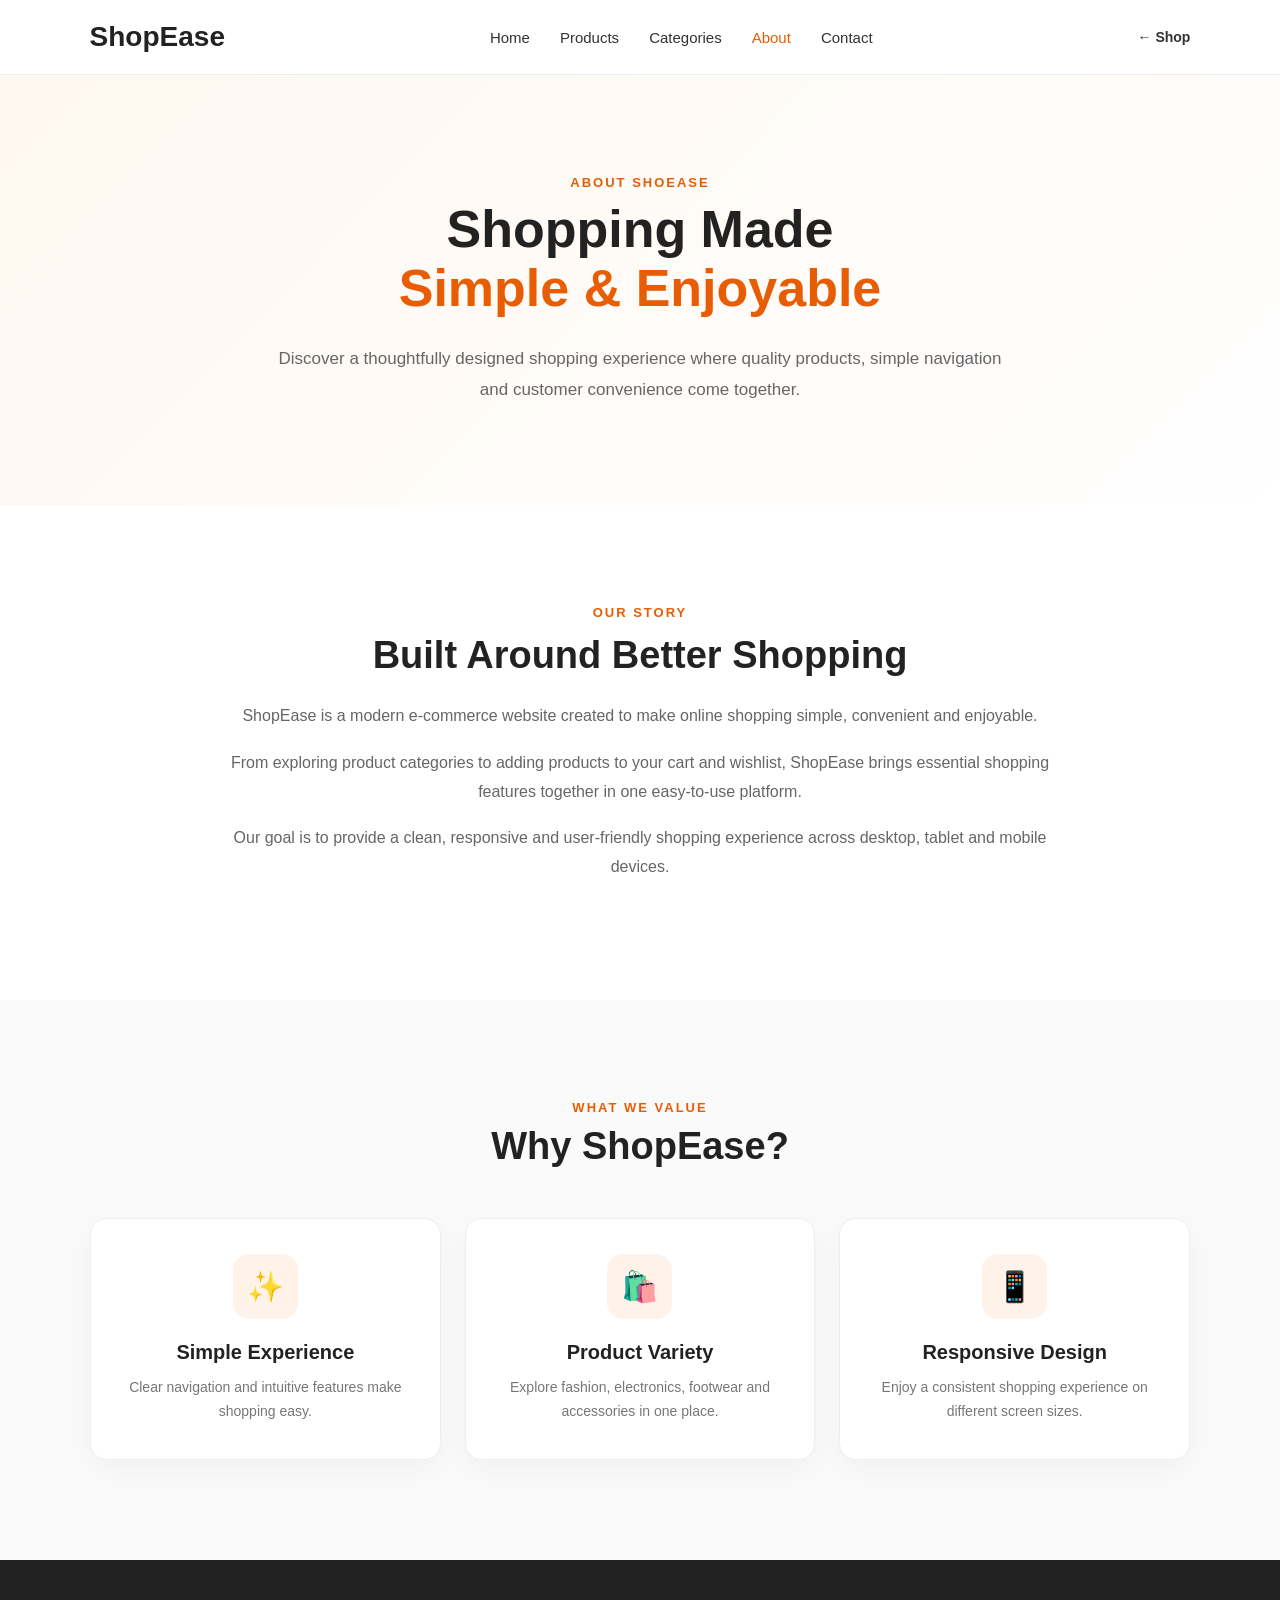
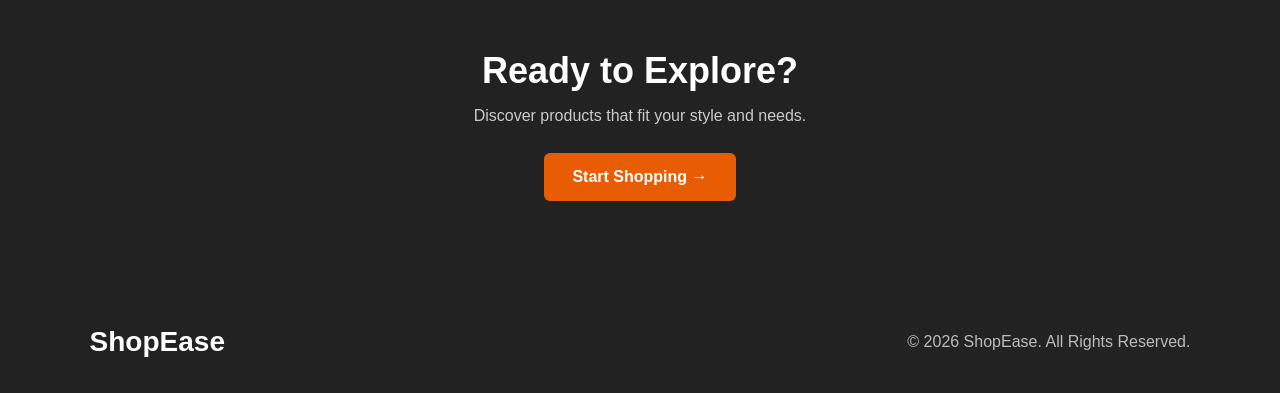
<file: about.html>
<!DOCTYPE html>
<html lang="en">

<head>
    <meta charset="UTF-8">

    <meta
        name="viewport"
        content="width=device-width, initial-scale=1.0"
    >

    <title>About Us | ShopEase</title>

    <link rel="stylesheet" href="style.css">
</head>

<body>

    <!-- Header -->
    <header class="header">

        <a
            href="index.html"
            class="logo"
            style="text-decoration: none; color: inherit;"
        >
            ShopEase
        </a>

        <nav class="navbar">

            <a href="index.html">
                Home
            </a>

            <a href="index.html#products">
                Products
            </a>

            <a href="index.html#categories">
                Categories
            </a>

            <a href="about.html" class="active">
                About
            </a>

            <a href="contact.html">
                Contact
            </a>

        </nav>

        <div class="header-actions">

            <a
                href="index.html"
                class="about-back-link"
            >
                ← Shop
            </a>

        </div>

    </header>


    <!-- About Hero -->
    <section class="about-page-hero">

        <div class="about-page-hero-content">

            <p class="section-label">
                ABOUT SHOEASE
            </p>

            <h1>
                Shopping Made
                <span>Simple & Enjoyable</span>
            </h1>

            <p>
                Discover a thoughtfully designed shopping experience
                where quality products, simple navigation and
                customer convenience come together.
            </p>

        </div>

    </section>


    <!-- Our Story -->
    <section class="about-story-section">

        <div class="about-story-content">

            <div class="about-story-label">
                OUR STORY
            </div>

            <h2>
                Built Around Better Shopping
            </h2>

            <p>
                ShopEase is a modern e-commerce website created
                to make online shopping simple, convenient and
                enjoyable.
            </p>

            <p>
                From exploring product categories to adding
                products to your cart and wishlist, ShopEase
                brings essential shopping features together
                in one easy-to-use platform.
            </p>

            <p>
                Our goal is to provide a clean, responsive and
                user-friendly shopping experience across
                desktop, tablet and mobile devices.
            </p>

        </div>

    </section>


    <!-- Our Values -->
    <section class="about-values-section">

        <div class="section-heading">

            <p>
                WHAT WE VALUE
            </p>

            <h2>
                Why ShopEase?
            </h2>

        </div>


        <div class="about-values-grid">

            <div class="about-value-card">

                <div class="about-value-icon">
                    ✨
                </div>

                <h3>
                    Simple Experience
                </h3>

                <p>
                    Clear navigation and intuitive features
                    make shopping easy.
                </p>

            </div>


            <div class="about-value-card">

                <div class="about-value-icon">
                    🛍️
                </div>

                <h3>
                    Product Variety
                </h3>

                <p>
                    Explore fashion, electronics, footwear
                    and accessories in one place.
                </p>

            </div>


            <div class="about-value-card">

                <div class="about-value-icon">
                    📱
                </div>

                <h3>
                    Responsive Design
                </h3>

                <p>
                    Enjoy a consistent shopping experience
                    on different screen sizes.
                </p>

            </div>

        </div>

    </section>


    <!-- Call to Action -->
    <section class="about-cta-section">

        <h2>
            Ready to Explore?
        </h2>

        <p>
            Discover products that fit your style and needs.
        </p>

        <a
            href="index.html#products"
            class="primary-button"
        >
            Start Shopping →
        </a>

    </section>


    <!-- Footer -->
    <footer class="footer">

        <div class="logo">
            ShopEase
        </div>

        <p>
            © 2026 ShopEase. All Rights Reserved.
        </p>

    </footer>

</body>

</html>
</file>
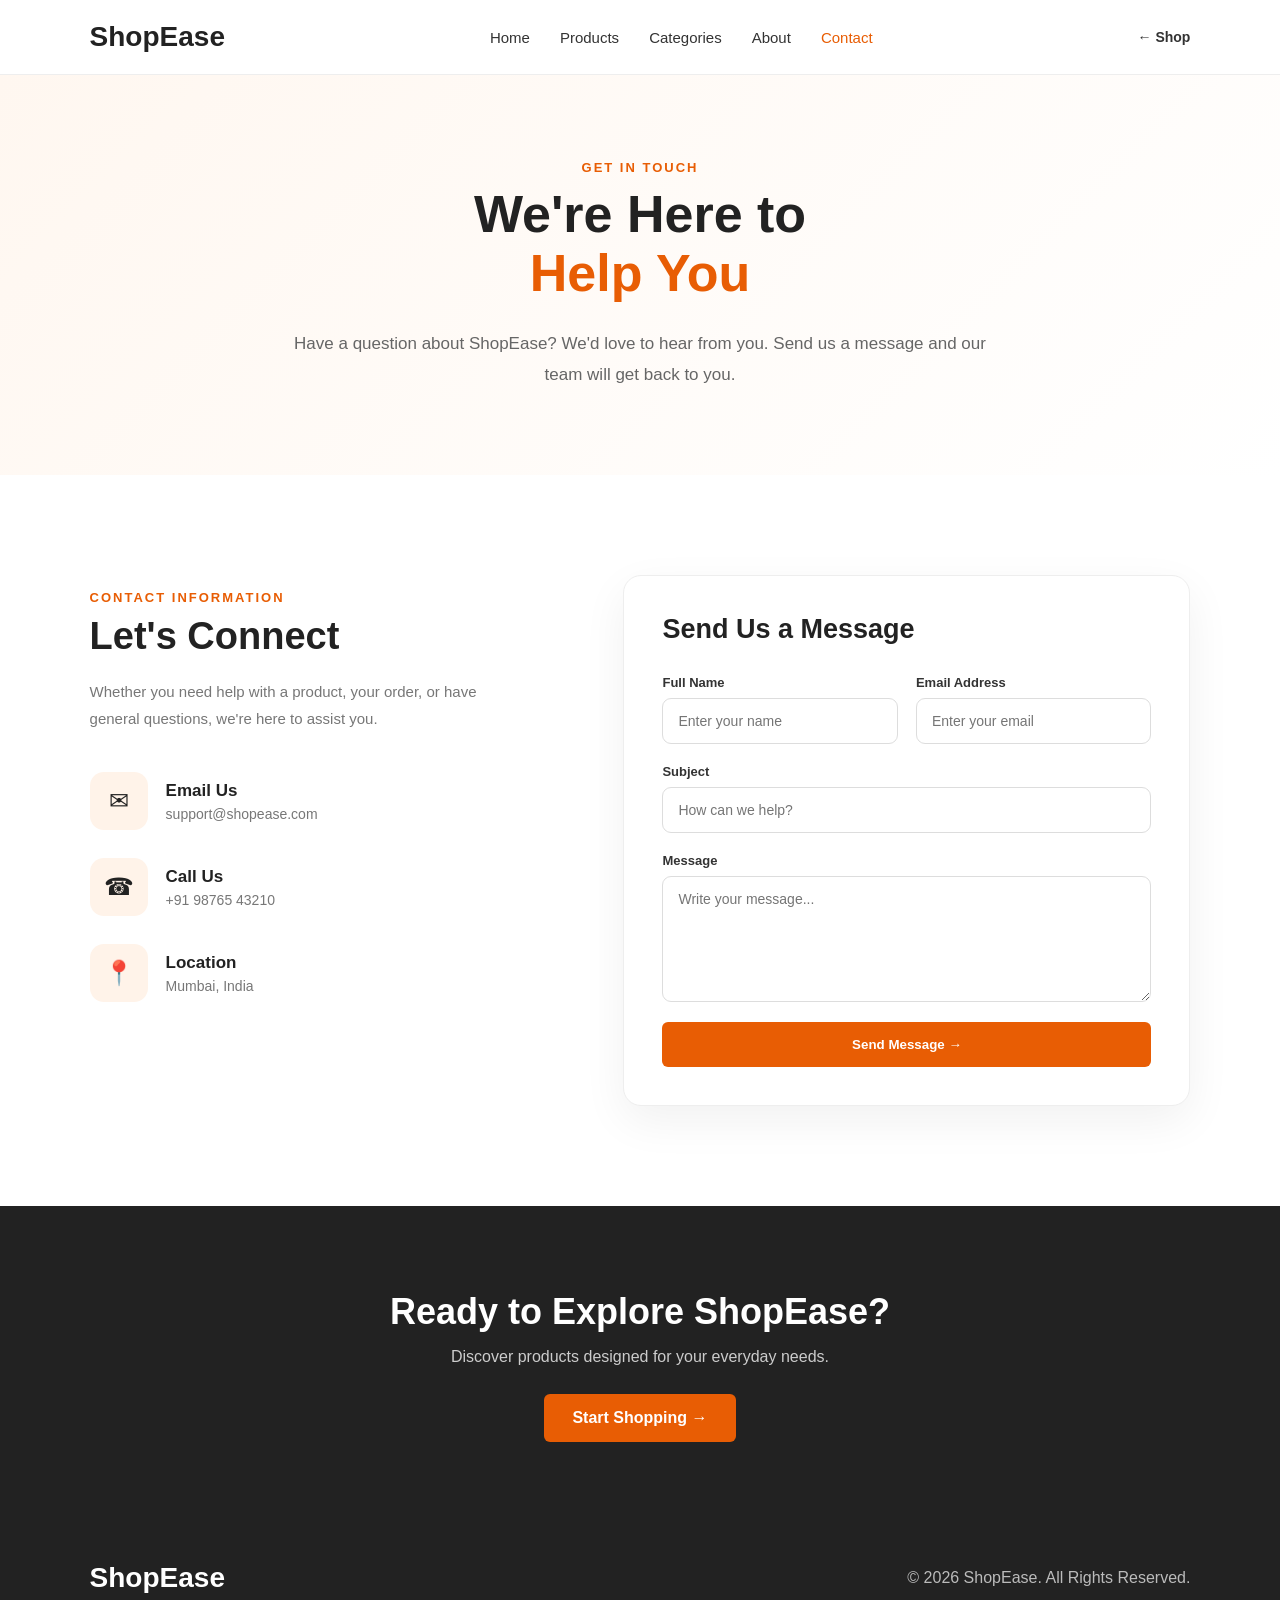
<file: contact.html>
<!DOCTYPE html>
<html lang="en">

<head>
    <meta charset="UTF-8">

    <meta
        name="viewport"
        content="width=device-width, initial-scale=1.0"
    >

    <title>Contact Us | ShopEase</title>

    <link rel="stylesheet" href="style.css">
</head>

<body>

    <!-- Header -->
    <header class="header">

        <a
            href="index.html"
            class="logo"
            style="text-decoration: none; color: inherit;"
        >
            ShopEase
        </a>

        <nav class="navbar">

            <a href="index.html">
                Home
            </a>

            <a href="index.html#products">
                Products
            </a>

            <a href="index.html#categories">
                Categories
            </a>

            <a href="about.html">
                About
            </a>

            <a href="contact.html" class="active">
                Contact
            </a>

        </nav>

        <div class="header-actions">

            <a
                href="index.html"
                class="contact-back-link"
            >
                ← Shop
            </a>

        </div>

    </header>


    <!-- Contact Hero -->
    <section class="contact-page-hero">

        <div class="contact-page-hero-content">

            <p class="section-label">
                GET IN TOUCH
            </p>

            <h1>
                We're Here to
                <span>Help You</span>
            </h1>

            <p>
                Have a question about ShopEase?
                We'd love to hear from you.
                Send us a message and our team will
                get back to you.
            </p>

        </div>

    </section>


    <!-- Contact Section -->
    <section class="contact-page-section">

        <div class="contact-page-grid">


            <!-- Contact Information -->
            <div class="contact-info-panel">

                <p class="section-label">
                    CONTACT INFORMATION
                </p>

                <h2>
                    Let's Connect
                </h2>

                <p class="contact-intro">
                    Whether you need help with a product,
                    your order, or have general questions,
                    we're here to assist you.
                </p>


                <div class="contact-info-item">

                    <div class="contact-info-icon">
                        ✉
                    </div>

                    <div>
                        <h3>
                            Email Us
                        </h3>

                        <p>
                            support@shopease.com
                        </p>
                    </div>

                </div>


                <div class="contact-info-item">

                    <div class="contact-info-icon">
                        ☎
                    </div>

                    <div>
                        <h3>
                            Call Us
                        </h3>

                        <p>
                            +91 98765 43210
                        </p>
                    </div>

                </div>


                <div class="contact-info-item">

                    <div class="contact-info-icon">
                        📍
                    </div>

                    <div>
                        <h3>
                            Location
                        </h3>

                        <p>
                            Mumbai, India
                        </p>
                    </div>

                </div>

            </div>


            <!-- Contact Form -->
            <div class="contact-form-panel">

                <h2>
                    Send Us a Message
                </h2>

                <form
                    id="contactForm"
                    class="contact-page-form"
                >

                    <div class="contact-form-row">

                        <div class="contact-form-group">

                            <label for="contactName">
                                Full Name
                            </label>

                            <input
                                type="text"
                                id="contactName"
                                name="name"
                                placeholder="Enter your name"
                                required
                            >

                        </div>


                        <div class="contact-form-group">

                            <label for="contactEmail">
                                Email Address
                            </label>

                            <input
                                type="email"
                                id="contactEmail"
                                name="email"
                                placeholder="Enter your email"
                                required
                            >

                        </div>

                    </div>


                    <div class="contact-form-group">

                        <label for="contactSubject">
                            Subject
                        </label>

                        <input
                            type="text"
                            id="contactSubject"
                            name="subject"
                            placeholder="How can we help?"
                            required
                        >

                    </div>


                    <div class="contact-form-group">

                        <label for="contactMessage">
                            Message
                        </label>

                        <textarea
                            id="contactMessage"
                            name="message"
                            rows="6"
                            placeholder="Write your message..."
                            required
                        ></textarea>

                    </div>


                    <button
                        type="submit"
                        class="primary-button contact-submit-button"
                    >
                        Send Message →
                    </button>

                    <p
                        id="contactFormMessage"
                        class="contact-form-message"
                    ></p>

                </form>

            </div>

        </div>

    </section>


    <!-- CTA -->
    <section class="contact-cta-section">

        <h2>
            Ready to Explore ShopEase?
        </h2>

        <p>
            Discover products designed for your everyday needs.
        </p>

        <a
            href="index.html#products"
            class="primary-button"
        >
            Start Shopping →
        </a>

    </section>


    <!-- Footer -->
    <footer class="footer">

        <div class="logo">
            ShopEase
        </div>

        <p>
            © 2026 ShopEase. All Rights Reserved.
        </p>

    </footer>


    <!-- Demo Form Handling -->
    <script>

        const contactForm =
            document.getElementById("contactForm");

        const contactFormMessage =
            document.getElementById("contactFormMessage");


        contactForm.addEventListener(
            "submit",
            function (event) {

                event.preventDefault();

                contactFormMessage.textContent =
                    "Thank you! Your message has been received in this demo.";

                contactFormMessage.classList.add("success");

                contactForm.reset();

            }
        );

    </script>

</body>

</html>
</file>
<file: style.css>
/* =========================
   GENERAL STYLES
========================= */

* {
    margin: 0;
    padding: 0;
    box-sizing: border-box;
}

html {
    scroll-behavior: smooth;
}

body {
    font-family: Arial, Helvetica, sans-serif;
    background: #ffffff;
    color: #222222;
}


/* =========================
   HEADER
========================= */

.header {
    width: 100%;
    min-height: 75px;

    display: flex;
    align-items: center;
    justify-content: space-between;

    padding: 0 7%;

    background: #ffffff;

    border-bottom: 1px solid #eeeeee;

    position: sticky;
    top: 0;
    z-index: 1000;
}

.logo {
    font-size: 28px;
    font-weight: bold;
}

.navbar {
    display: flex;
    gap: 30px;
}

.navbar a {
    text-decoration: none;
    color: #333333;

    font-size: 15px;
    font-weight: 500;

    transition: 0.3s;
}

.navbar a:hover,
.navbar a.active {
    color: #e85d04;
}

.header-actions {
    display: flex;
    align-items: center;
    gap: 10px;
}

.icon-button,
.cart-button {
    border: none;
    background: transparent;

    cursor: pointer;

    font-size: 20px;
}

.cart-button {
    position: relative;
}

#cart-count {
    position: absolute;

    top: -10px;
    right: -10px;

    width: 20px;
    height: 20px;

    display: flex;
    align-items: center;
    justify-content: center;

    background: #e85d04;
    color: white;

    border-radius: 50%;

    font-size: 11px;
}


/* =========================
   HERO
========================= */

.hero {
    min-height: 560px;

    position: relative;

    display: flex;
    align-items: center;

    overflow: hidden;

    background: #f8eee7;
}


/* Hero image */

.hero-image {
    position: absolute;

    inset: 0;

    background-image: url("hero-image.png");

    background-size: cover;

    background-position: center 25%;

    z-index: 1;
}


/* Light overlay */

.hero::after {
    content: "";

    position: absolute;

    inset: 0;

    background: linear-gradient(
        90deg,
        rgba(248, 238, 231, 0.96) 0%,
        rgba(248, 238, 231, 0.82) 32%,
        rgba(248, 238, 231, 0.25) 58%,
        rgba(248, 238, 231, 0) 75%
    );

    z-index: 2;
}


/* Hero text */

.hero-content {
    position: relative;

    z-index: 3;

    max-width: 650px;

    margin-left: 7%;

    padding: 60px 0;
}


.hero-small-text {
    color: #e85d04;

    font-size: 14px;

    font-weight: bold;

    letter-spacing: 2px;

    margin-bottom: 20px;
}


.hero h1 {
    font-size: 64px;

    line-height: 1.08;

    margin-bottom: 25px;

    color: #222222;
}


.hero h1 span {
    color: #e85d04;
}


.hero-description {
    color: #555555;

    font-size: 18px;

    line-height: 1.7;

    max-width: 550px;

    margin-bottom: 35px;
}


.hero-buttons {
    display: flex;

    gap: 15px;
}


.primary-button,
.secondary-button {
    display: inline-block;

    padding: 15px 28px;

    text-decoration: none;

    border-radius: 6px;

    font-weight: bold;

    transition: all 0.3s ease;
}


.primary-button {
    background: #e85d04;

    color: white;
}


.primary-button:hover {
    background: #c94f00;

    transform: translateY(-2px);
}


.secondary-button {
    background: rgba(255, 255, 255, 0.85);

    border: 1px solid #222222;

    color: #222222;
}


.secondary-button:hover {
    background: #222222;

    color: white;

    transform: translateY(-2px);
}


/* =========================
   SECTION HEADING
========================= */

.section-heading {
    text-align: center;

    margin-bottom: 50px;
}

.section-heading p,
.section-label {
    color: #e85d04;

    font-size: 13px;

    font-weight: bold;

    letter-spacing: 2px;

    margin-bottom: 10px;
}

.section-heading h2 {
    font-size: 38px;
}


/* =========================
   CATEGORIES
========================= */

.categories-section {
    padding: 100px 7% 110px;
    background: #ffffff;
}

.categories-section .section-heading {
    margin-bottom: 55px;
}

.categories {
    display: grid;
    grid-template-columns: repeat(4, 1fr);
    gap: 22px;
}


/* Category Card */

.category-card {
    position: relative;

    min-height: 280px;

    padding: 30px 28px;

    border: 1px solid #e8e8e8;
    border-radius: 16px;

    background: #ffffff;

    text-align: left;

    cursor: pointer;

    overflow: hidden;

    transition:
        transform 0.35s ease,
        box-shadow 0.35s ease,
        border-color 0.35s ease;

    box-shadow:
        0 8px 25px rgba(0, 0, 0, 0.04);
}


/* Decorative background */

.category-card::before {
    content: "";

    position: absolute;

    width: 150px;
    height: 150px;

    top: -55px;
    right: -55px;

    border-radius: 50%;

    background: rgba(232, 93, 4, 0.07);

    transition:
        transform 0.4s ease,
        background 0.4s ease;
}


/* Hover */

.category-card:hover {
    transform: translateY(-8px);

    border-color: rgba(232, 93, 4, 0.35);

    box-shadow:
        0 18px 45px rgba(0, 0, 0, 0.10);
}

.category-card:hover::before {
    transform: scale(1.5);

    background: rgba(232, 93, 4, 0.12);
}


/* Icon */

.category-icon {
    position: relative;
    z-index: 1;

    width: 64px;
    height: 64px;

    display: flex;

    align-items: center;
    justify-content: center;

    margin-bottom: 28px;

    border-radius: 14px;

    background: #fff5ed;

    font-size: 34px;

    box-shadow:
        0 8px 20px rgba(232, 93, 4, 0.08);

    transition:
        transform 0.35s ease,
        background 0.35s ease;
}

.category-card:hover .category-icon {
    transform: scale(1.08) rotate(-3deg);

    background: #fff0e5;
}


/* Number */

.category-number {
    display: block;

    margin-bottom: 8px;

    color: #e85d04;

    font-size: 11px;

    font-weight: 700;

    letter-spacing: 2px;
}


/* Heading */

.category-card h3 {
    position: relative;
    z-index: 1;

    margin: 0 0 9px;

    color: #222222;

    font-size: 21px;

    font-weight: 700;
}


/* Description */

.category-card p {
    position: relative;
    z-index: 1;

    margin: 0 0 22px;

    color: #777777;

    font-size: 14px;

    line-height: 1.6;
}


/* Shop link */

.category-link {
    position: relative;
    z-index: 1;

    display: inline-block;

    color: #222222;

    font-size: 13px;

    font-weight: 700;

    transition:
        color 0.3s ease,
        transform 0.3s ease;
}

.category-card:hover .category-link {
    color: #e85d04;

    transform: translateX(4px);
}


/* Remove default button styling */

.category-card:focus {
    outline: none;
}

.category-card:focus-visible {
    outline: 2px solid #e85d04;
    outline-offset: 4px;
}


/* =========================
   PRODUCTS
========================= */

.products-section {
    padding: 130px 7% 100px;

    background: #fafafa;
}


.section-description {
    color: #777777;

    font-size: 15px;

    margin-top: 12px;

    letter-spacing: 0;
}


.products-grid {
    display: grid;

    grid-template-columns:
        repeat(4, 1fr);

    gap: 24px;
}


.product-card {
    background: #ffffff;

    border-radius: 12px;

    overflow: hidden;

    border: 1px solid #eeeeee;

    transition:
        transform 0.3s ease,
        box-shadow 0.3s ease;
}


.product-card:hover {
    transform: translateY(-6px);

    box-shadow:
        0 15px 35px
        rgba(0, 0, 0, 0.10);
}


/* Product image */

.product-image {
    height: 280px;

    position: relative;

    overflow: hidden;

    background: #f4f4f4;
}


.product-image img {
    width: 100%;

    height: 100%;

    object-fit: cover;

    display: block;

    transition:
        transform 0.5s ease;
}


.product-card:hover
.product-image img {
    transform: scale(1.05);
}


/* Discount */

.discount {
    position: absolute;

    top: 15px;

    left: 15px;

    background: #e85d04;

    color: #ffffff;

    padding: 7px 11px;

    border-radius: 20px;

    font-size: 12px;

    font-weight: bold;
}


/* Wishlist */

.wishlist-button {
    position: absolute;

    top: 15px;

    right: 15px;

    width: 38px;

    height: 38px;

    border: none;

    border-radius: 50%;

    background: #ffffff;

    color: #333333;

    font-size: 22px;

    cursor: pointer;

    box-shadow:
        0 4px 12px
        rgba(0, 0, 0, 0.10);

    transition:
        background 0.3s ease,
        color 0.3s ease;
}


.wishlist-button:hover {
    background: #e85d04;

    color: #ffffff;
}


/* Product information */

.product-info {
    padding: 20px;
}


.product-category {
    color: #e85d04;

    font-size: 12px;

    font-weight: bold;

    text-transform: uppercase;

    letter-spacing: 1px;

    margin-bottom: 8px;
}


.product-info h3 {
    font-size: 17px;

    line-height: 1.4;

    min-height: 48px;

    margin-bottom: 10px;

    color: #222222;
}


/* Rating */

.rating {
    font-size: 13px;

    color: #f59e0b;

    margin-bottom: 18px;
}


.rating span {
    color: #888888;

    margin-left: 5px;
}


/* Price + button */

.product-bottom {
    display: flex;

    align-items: center;

    justify-content: space-between;

    gap: 10px;
}


.price-box {
    display: flex;

    flex-direction: column;

    gap: 3px;
}


.price {
    font-size: 20px;

    font-weight: bold;

    color: #222222;
}


.old-price {
    font-size: 12px;

    color: #999999;

    text-decoration: line-through;
}


.add-cart {
    border: none;

    background: #222222;

    color: #ffffff;

    padding: 11px 14px;

    border-radius: 6px;

    cursor: pointer;

    font-size: 13px;

    font-weight: bold;

    white-space: nowrap;

    transition:
        background 0.3s ease,
        transform 0.3s ease;
}


.add-cart:hover {
    background: #e85d04;

    transform: translateY(-2px);
}


/* =========================
   PRODUCT SEARCH & FILTER
========================= */

.product-controls {
    display: flex;

    justify-content: space-between;

    align-items: center;

    gap: 20px;

    margin-bottom: 40px;

    padding: 20px;

    background: #ffffff;

    border: 1px solid #eeeeee;

    border-radius: 12px;
}


/* Search */

.search-box {
    display: flex;

    align-items: center;

    gap: 10px;

    width: 100%;

    max-width: 500px;

    border: 1px solid #dddddd;

    border-radius: 8px;

    padding: 0 15px;

    background: #ffffff;
}


.search-box span {
    font-size: 18px;
}


.search-box input {
    width: 100%;

    border: none;

    outline: none;

    padding: 14px 5px;

    font-size: 15px;

    color: #222222;
}


.search-box input::placeholder {
    color: #999999;
}


/* Category filter */

.category-filter {
    display: flex;

    align-items: center;

    gap: 10px;
}


.category-filter label {
    font-size: 14px;

    font-weight: bold;

    color: #333333;
}


.category-filter select {
    padding: 13px 35px 13px 14px;

    border: 1px solid #dddddd;

    border-radius: 8px;

    background: #ffffff;

    color: #333333;

    font-size: 14px;

    cursor: pointer;

    outline: none;
}


.category-filter select:focus,
.search-box:focus-within {
    border-color: #e85d04;
}


/* No results */

.no-products {
    grid-column: 1 / -1;

    text-align: center;

    padding: 60px 20px;

    color: #777777;

    font-size: 17px;
}

/* =========================
   ABOUT
========================= */

.about-section {
    padding: 100px 7%;
}

.about-content {
    max-width: 750px;

    margin: auto;

    text-align: center;
}

.about-content h2 {
    font-size: 40px;

    margin-bottom: 25px;
}

.about-content p {
    color: #666666;

    line-height: 1.8;

    margin-bottom: 15px;
}


/* =========================
   CONTACT
========================= */

.contact-section {
    padding: 90px 7%;

    background: #fafafa;
}

.contact-box {
    max-width: 600px;

    margin: auto;

    padding: 35px;

    background: white;

    border-radius: 10px;

    border: 1px solid #eeeeee;

    text-align: center;
}

.contact-box p {
    margin-bottom: 15px;

    color: #555555;
}


/* =========================
   FOOTER
========================= */

.footer {
    padding: 35px 7%;

    background: #222222;
    color: white;

    display: flex;

    justify-content: space-between;

    align-items: center;
}

.footer p {
    color: #bbbbbb;
}


/* =========================
   RESPONSIVE DESIGN
========================= */

@media (max-width: 1000px) {

    .navbar {
        display: none;
    }

    .categories,
    .products-grid {
        grid-template-columns:
            repeat(2, 1fr);
    }

    .hero h1 {
        font-size: 50px;
    }
}


@media (max-width: 600px) {

    .header {
        padding: 0 5%;
    }

    .hero {
        min-height: 600px;
    }

    .hero-image {
        background-position: 68% center;
    }

    .hero::after {
        background: linear-gradient(
            90deg,
            rgba(248, 238, 231, 0.95) 0%,
            rgba(248, 238, 231, 0.75) 60%,
            rgba(248, 238, 231, 0.25) 100%
        );
    }

    .hero-content {
        margin-left: 5%;

        margin-right: 5%;

        padding: 50px 0;
    }

    .hero h1 {
        font-size: 40px;
    }

    .hero-description {
        font-size: 16px;
    }

    .hero-buttons {
        flex-direction: column;

        max-width: 250px;
    }

    .primary-button,
    .secondary-button {
        text-align: center;
    }

    .categories-section,
    .products-section,
    .about-section,
    .contact-section {
        padding: 60px 5%;
    }

    .categories,
    .products-grid {
        grid-template-columns: 1fr;
    }

    .section-heading h2 {
        font-size: 30px;
    }

    .product-image {
        height: 300px;
    }

    .product-bottom {
        align-items: flex-end;
    }

    .footer {
        flex-direction: column;

        gap: 15px;

        text-align: center;
    }

    .product-controls {
        flex-direction: column;

        align-items: stretch;

        padding: 15px;

        margin-bottom: 30px;
    }


    .search-box {
        max-width: none;
    }


    .category-filter {
        justify-content: space-between;
    }


    .category-filter select {
        flex: 1;

        margin-left: 10px;
    }
}

/* =========================
   PRODUCT DETAILS MODAL
========================= */

.product-modal {
    position: fixed;

    inset: 0;

    background: rgba(0, 0, 0, 0.65);

    display: none;

    align-items: flex-start;

    justify-content: center;

    padding: 50px 20px 40px;

    z-index: 9999;

    overflow-y: auto;
}


.product-modal.active {
    display: flex;
}


.product-modal-content {
    position: relative;

    width: 100%;

    max-width: 950px;

    display: grid;

    grid-template-columns: 1fr 1fr;

    background: #ffffff;

    border-radius: 16px;

    overflow: hidden;

    box-shadow:
        0 25px 70px
        rgba(0, 0, 0, 0.25);

    animation:
        modalAppear 0.25s ease;

    margin-bottom: 20px;
}


@keyframes modalAppear {

    from {
        opacity: 0;

        transform:
            translateY(20px)
            scale(0.98);
    }

    to {
        opacity: 1;

        transform:
            translateY(0)
            scale(1);
    }

}


/* Close */

.modal-close {
    position: absolute;

    top: 15px;

    right: 15px;

    width: 42px;

    height: 42px;

    border: none;

    border-radius: 50%;

    background: #ffffff;

    color: #222222;

    font-size: 28px;

    line-height: 1;

    cursor: pointer;

    z-index: 5;

    box-shadow:
        0 4px 15px
        rgba(0, 0, 0, 0.12);
}


.modal-close:hover {
    background: #e85d04;

    color: #ffffff;
}


/* Image */

.modal-product-image {
    min-height: 550px;

    background: #f4f4f4;

    overflow: hidden;
}


.modal-product-image img {
    width: 100%;

    height: 100%;

    min-height: 550px;

    object-fit: cover;

    display: block;
}


/* Information */

.modal-product-info {
    padding: 55px 45px;

    display: flex;

    flex-direction: column;

    justify-content: center;
}


.modal-product-info h2 {
    font-size: 34px;

    line-height: 1.2;

    color: #222222;

    margin-bottom: 15px;
}


.modal-rating {
    color: #f59e0b;

    font-size: 15px;

    margin-bottom: 20px;
}


.modal-rating span {
    color: #777777;

    margin-left: 5px;
}


.modal-price-box {
    display: flex;

    align-items: center;

    gap: 12px;

    margin-bottom: 25px;
}


.modal-price {
    font-size: 30px;

    font-weight: bold;

    color: #e85d04;
}


.modal-old-price {
    font-size: 16px;

    color: #999999;

    text-decoration: line-through;
}


.modal-description {
    color: #666666;

    font-size: 15px;

    line-height: 1.7;

    margin-bottom: 30px;
}


/* Quantity */

.quantity-section {
    display: flex;

    align-items: center;

    justify-content: space-between;

    margin-bottom: 25px;

    font-weight: bold;

    color: #333333;
}


.quantity-control {
    display: flex;

    align-items: center;

    border: 1px solid #dddddd;

    border-radius: 7px;

    overflow: hidden;
}


.quantity-control button {
    width: 40px;

    height: 40px;

    border: none;

    background: #f5f5f5;

    color: #222222;

    font-size: 20px;

    cursor: pointer;
}


.quantity-control button:hover {
    background: #e85d04;

    color: #ffffff;
}


.quantity-control span {
    width: 40px;

    text-align: center;

    font-weight: bold;
}


/* Modal Wishlist */

.modal-wishlist-button {
    width: 100%;

    display: flex;
    align-items: center;
    justify-content: center;
    gap: 8px;

    margin-bottom: 14px;
    padding: 12px 15px;

    border: 1px solid #dddddd;
    border-radius: 7px;

    background: #ffffff;
    color: #333333;

    font-size: 14px;
    font-weight: bold;

    cursor: pointer;
    transition: all 0.25s ease;
}

.modal-wishlist-button:hover {
    border-color: #e85d04;
    color: #e85d04;
    background: #fff8f3;
}

.modal-wishlist-button.active {
    border-color: #e85d04;
    background: #fff3eb;
    color: #e85d04;
}


/* Modal buttons */

.modal-buttons {
    display: grid;

    grid-template-columns: 1fr 1fr;

    gap: 12px;
}


.modal-add-cart,
.modal-buy-now {
    padding: 15px;

    border-radius: 7px;

    font-size: 14px;

    font-weight: bold;

    cursor: pointer;

    transition: all 0.3s ease;
}


.modal-add-cart {
    border: none;

    background: #222222;

    color: #ffffff;
}


.modal-add-cart:hover {
    background: #e85d04;
}


.modal-buy-now {
    border: 1px solid #222222;

    background: #ffffff;

    color: #222222;
}


.modal-buy-now:hover {
    background: #222222;

    color: #ffffff;
}


/* =========================
   RELATED PRODUCTS
========================= */

.related-products-section {
    grid-column: 1 / -1;
    padding: 30px 40px 38px;
    border-top: 1px solid #eeeeee;
    background: #fafafa;
}

.related-products-heading {
    margin-bottom: 18px;
}

.related-products-heading p {
    margin-bottom: 5px;
    color: #e85d04;
    font-size: 11px;
    font-weight: bold;
    letter-spacing: 1.5px;
}

.related-products-heading h3 {
    margin: 0;
    color: #222222;
    font-size: 21px;
}

.related-products-grid {
    display: grid;
    grid-template-columns: repeat(3, 1fr);
    gap: 14px;
}

.related-product-card {
    display: flex;
    align-items: center;
    gap: 12px;

    width: 100%;
    padding: 10px;

    border: 1px solid #e7e7e7;
    border-radius: 10px;
    background: #ffffff;

    text-align: left;
    cursor: pointer;
    transition: all 0.25s ease;
}

.related-product-card:hover {
    border-color: #e85d04;
    transform: translateY(-2px);
    box-shadow: 0 8px 20px rgba(0, 0, 0, 0.07);
}

.related-product-card img {
    width: 120px;
    height: 120px;
    flex: 0 0 120px;
    object-fit: contain;
    object-position: center;
    border-radius: 7px;
    background: #f4f4f4;
}

.related-product-info {
    min-width: 0;
    display: flex;
    flex-direction: column;
    gap: 5px;
}

.related-product-info strong {
    overflow: hidden;
    color: #222222;
    font-size: 13px;
    line-height: 1.3;
    text-overflow: ellipsis;
    white-space: nowrap;
}

.related-product-info small {
    color: #e85d04;
    font-size: 13px;
    font-weight: bold;
}


/* Clickable product name */

.clickable-product-name {
    cursor: pointer;

    transition: color 0.2s ease;
}


.clickable-product-name:hover {
    color: #e85d04;
}


/* Mobile */

@media (max-width: 700px) {

    .product-modal {
        padding: 15px;
    }


    .product-modal-content {
        grid-template-columns: 1fr;

        max-height: 95vh;

        overflow-y: auto;
    }


    .modal-product-image {
        min-height: 300px;

        height: 300px;
    }


    .modal-product-image img {
        min-height: 300px;
    }


    .modal-product-info {
        padding: 30px 25px;
    }


    .modal-product-info h2 {
        font-size: 27px;
    }


    .modal-price {
        font-size: 26px;
    }


    .modal-buttons {
        grid-template-columns: 1fr;
    }

    .related-products-section {
        padding: 25px 20px 30px;
    }

    .related-products-grid {
        grid-template-columns: 1fr;
    }

}


/* =========================
   SHOPPING CART
========================= */

.cart-overlay {
    position: fixed;

    inset: 0;

    background: rgba(0, 0, 0, 0.5);

    opacity: 0;

    visibility: hidden;

    transition:
        opacity 0.3s ease,
        visibility 0.3s ease;

    z-index: 9998;
}


.cart-overlay.active {
    opacity: 1;

    visibility: visible;
}


/* Cart Panel */

.cart-panel {
    position: fixed;

    top: 0;

    right: 0;

    width: 430px;

    max-width: 100%;

    height: 100vh;

    background: #ffffff;

    z-index: 9999;

    display: flex;

    flex-direction: column;

    transform: translateX(100%);

    transition:
        transform 0.35s ease;

    box-shadow:
        -10px 0 40px
        rgba(0, 0, 0, 0.15);
}


.cart-panel.active {
    transform: translateX(0);
}


/* Cart Header */

.cart-header {
    display: flex;

    align-items: center;

    justify-content: space-between;

    padding: 25px;

    border-bottom:
        1px solid #eeeeee;
}


.cart-header h2 {
    margin: 0 0 5px;

    font-size: 22px;

    color: #222222;
}


.cart-header p {
    margin: 0;

    font-size: 13px;

    color: #888888;
}


.cart-close {
    width: 40px;

    height: 40px;

    border: none;

    border-radius: 50%;

    background: #f5f5f5;

    color: #222222;

    font-size: 26px;

    cursor: pointer;

    transition:
        all 0.2s ease;
}


.cart-close:hover {
    background: #e85d04;

    color: #ffffff;
}


/* Cart Items */

.cart-items {
    flex: 1;

    overflow-y: auto;

    padding: 20px;
}


.cart-item {
    display: grid;

    grid-template-columns:
        75px 1fr auto;

    gap: 15px;

    align-items: center;

    padding: 15px 0;

    border-bottom:
        1px solid #eeeeee;
}


.cart-item-image {
    width: 75px;

    height: 75px;

    border-radius: 8px;

    overflow: hidden;

    background: #f5f5f5;
}


.cart-item-image img {
    width: 100%;

    height: 100%;

    object-fit: cover;
}


.cart-item-info h4 {
    margin: 0 0 6px;

    font-size: 14px;

    line-height: 1.3;

    color: #222222;
}


.cart-item-price {
    margin: 0 0 10px;

    font-size: 14px;

    font-weight: bold;

    color: #e85d04;
}


/* Quantity */

.cart-quantity {
    display: flex;

    align-items: center;

    width: fit-content;

    border:
        1px solid #dddddd;

    border-radius: 6px;

    overflow: hidden;
}


.cart-quantity button {
    width: 28px;

    height: 28px;

    border: none;

    background: #f5f5f5;

    cursor: pointer;

    font-size: 16px;

    color: #222222;
}


.cart-quantity button:hover {
    background: #e85d04;

    color: #ffffff;
}


.cart-quantity span {
    width: 30px;

    text-align: center;

    font-size: 13px;

    font-weight: bold;
}


/* Remove */

.remove-cart-item {
    align-self: start;

    border: none;

    background: none;

    color: #999999;

    font-size: 18px;

    cursor: pointer;
}


.remove-cart-item:hover {
    color: #e85d04;
}


/* Empty cart */

.empty-cart {
    text-align: center;

    padding:
        80px 20px;

    color: #777777;
}


.empty-cart-icon {
    font-size: 55px;

    margin-bottom: 15px;
}


.empty-cart h3 {
    margin: 0 0 8px;

    color: #333333;

    font-size: 20px;
}


.empty-cart p {
    margin-bottom: 25px;

    font-size: 14px;
}


.start-shopping-btn {
    padding:
        12px 22px;

    border: none;

    border-radius: 6px;

    background: #e85d04;

    color: #ffffff;

    font-weight: bold;

    cursor: pointer;
}


.start-shopping-btn:hover {
    background: #c94d00;
}


/* Cart Summary */

.cart-summary {
    padding: 20px 25px;

    border-top:
        1px solid #eeeeee;

    background: #ffffff;
}


.summary-row {
    display: flex;

    justify-content: space-between;

    align-items: center;

    margin-bottom: 13px;

    color: #555555;

    font-size: 14px;
}


.total-row {
    margin-top: 15px;

    padding-top: 15px;

    border-top:
        1px solid #eeeeee;

    color: #222222;

    font-size: 18px;
}


.checkout-btn {
    width: 100%;

    padding: 15px;

    margin-top: 15px;

    border: none;

    border-radius: 7px;

    background: #e85d04;

    color: #ffffff;

    font-size: 15px;

    font-weight: bold;

    cursor: pointer;

    transition:
        background 0.2s ease;
}


.checkout-btn:hover {
    background: #c94d00;
}


.clear-cart-btn {
    width: 100%;

    padding: 11px;

    margin-top: 8px;

    border: none;

    background: transparent;

    color: #888888;

    font-size: 13px;

    cursor: pointer;
}


.clear-cart-btn:hover {
    color: #e85d04;
}


/* Mobile Cart */

@media (max-width: 600px) {

    .cart-panel {
        width: 100%;
    }


    .cart-header {
        padding: 20px;
    }


    .cart-items {
        padding: 15px;
    }


    .cart-summary {
        padding: 15px 20px;
    }


    .cart-item {
        grid-template-columns:
            65px 1fr auto;

        gap: 10px;
    }


    .cart-item-image {
        width: 65px;

        height: 65px;
    }

}

/* =========================================================
   CHECKOUT MODAL
   ========================================================= */

.checkout-modal {
    position: fixed;
    inset: 0;
    background: rgba(15, 23, 42, 0.72);
    backdrop-filter: blur(8px);
    -webkit-backdrop-filter: blur(8px);

    display: none;
    align-items: center;
    justify-content: center;

    padding: 24px;
    z-index: 3000;

    overflow-y: auto;
}

.checkout-modal.active {
    display: flex;
}

.checkout-content {
    width: min(1100px, 100%);
    max-height: 92vh;

    background: #ffffff;
    border-radius: 24px;

    overflow: hidden;
    box-shadow: 0 25px 80px rgba(0, 0, 0, 0.25);

    animation: checkoutAppear 0.25s ease;
}

@keyframes checkoutAppear {
    from {
        opacity: 0;
        transform: translateY(20px) scale(0.98);
    }

    to {
        opacity: 1;
        transform: translateY(0) scale(1);
    }
}


/* =========================================================
   CHECKOUT HEADER
   ========================================================= */

.checkout-header {
    display: flex;
    align-items: center;
    justify-content: space-between;

    padding: 26px 32px;

    border-bottom: 1px solid #e5e7eb;
}

.checkout-small-title {
    margin: 0 0 5px;

    font-size: 11px;
    font-weight: 700;
    letter-spacing: 2px;

    color: #7c3aed;
}

.checkout-header h2 {
    margin: 0;

    font-size: 30px;
    font-weight: 700;

    color: #111827;
}

.checkout-close {
    width: 42px;
    height: 42px;

    border: none;
    border-radius: 50%;

    background: #f3f4f6;

    color: #374151;

    font-size: 28px;
    line-height: 1;

    cursor: pointer;

    transition: all 0.2s ease;
}

.checkout-close:hover {
    background: #111827;
    color: #ffffff;

    transform: rotate(90deg);
}


/* =========================================================
   CHECKOUT BODY
   ========================================================= */

.checkout-body {
    display: grid;
    grid-template-columns: 1.45fr 0.85fr;

    max-height: calc(92vh - 100px);
    overflow-y: auto;
}


/* =========================================================
   CHECKOUT FORM
   ========================================================= */

.checkout-form-section {
    padding: 32px;
}

.checkout-form-section h3,
.checkout-summary-section h3 {
    margin: 0 0 22px;

    font-size: 19px;
    font-weight: 700;

    color: #111827;
}

.checkout-form-grid {
    display: grid;
    grid-template-columns: 1fr 1fr;

    gap: 18px;
}

.form-group {
    display: flex;
    flex-direction: column;
    gap: 8px;
}

.form-group.full-width {
    grid-column: 1 / -1;
}

.form-group label {
    font-size: 14px;
    font-weight: 600;

    color: #374151;
}

.form-group input,
.form-group textarea {
    width: 100%;

    box-sizing: border-box;

    padding: 13px 14px;

    border: 1px solid #d1d5db;
    border-radius: 10px;

    background: #ffffff;

    color: #111827;

    font-family: inherit;
    font-size: 14px;

    outline: none;

    transition:
        border-color 0.2s ease,
        box-shadow 0.2s ease;
}

.form-group input {
    height: 48px;
}

.form-group textarea {
    resize: vertical;
    min-height: 90px;
}

.form-group input::placeholder,
.form-group textarea::placeholder {
    color: #9ca3af;
}

.form-group input:focus,
.form-group textarea:focus {
    border-color: #7c3aed;

    box-shadow:
        0 0 0 3px rgba(124, 58, 237, 0.10);
}


/* =========================================================
   PAYMENT SECTION
   ========================================================= */

.payment-section {
    margin-top: 34px;
}

.payment-options {
    display: flex;
    flex-direction: column;
    gap: 12px;
}

.payment-option {
    position: relative;

    display: block;

    cursor: pointer;
}

.payment-option input {
    position: absolute;

    opacity: 0;
    pointer-events: none;
}

.payment-option-content {
    display: flex;
    align-items: center;

    gap: 14px;

    padding: 15px;

    border: 1px solid #d1d5db;
    border-radius: 12px;

    background: #ffffff;

    transition: all 0.2s ease;
}

.payment-option:hover .payment-option-content {
    border-color: #a78bfa;
    background: #faf8ff;
}

.payment-option input:checked + .payment-option-content {
    border-color: #7c3aed;
    background: #faf8ff;

    box-shadow:
        0 0 0 2px rgba(124, 58, 237, 0.08);
}

.payment-icon {
    width: 42px;
    height: 42px;

    display: flex;
    align-items: center;
    justify-content: center;

    flex-shrink: 0;

    border-radius: 10px;

    background: #f3f4f6;

    font-size: 20px;
}

.payment-option input:checked + .payment-option-content .payment-icon {
    background: #ede9fe;
}

.payment-option-content strong {
    display: block;

    margin-bottom: 3px;

    font-size: 14px;
    color: #111827;
}

.payment-option-content small {
    display: block;

    font-size: 12px;
    color: #6b7280;
}


/* =========================================================
   ORDER SUMMARY
   ========================================================= */

.checkout-summary-section {
    padding: 32px;

    background: #f8fafc;

    border-left: 1px solid #e5e7eb;
}

.checkout-items {
    display: flex;
    flex-direction: column;

    gap: 14px;

    max-height: 280px;
    overflow-y: auto;

    margin-bottom: 24px;
}

.checkout-item {
    display: flex;
    align-items: center;

    gap: 12px;
}

.checkout-item-image {
    width: 58px;
    height: 58px;

    flex-shrink: 0;

    border-radius: 10px;

    object-fit: cover;

    background: #e5e7eb;
}

.checkout-item-info {
    min-width: 0;
    flex: 1;
}

.checkout-item-name {
    margin: 0 0 4px;

    font-size: 13px;
    font-weight: 600;

    color: #111827;

    white-space: nowrap;
    overflow: hidden;
    text-overflow: ellipsis;
}

.checkout-item-quantity {
    margin: 0;

    font-size: 12px;
    color: #6b7280;
}

.checkout-item-price {
    font-size: 13px;
    font-weight: 700;

    color: #111827;
}


/* =========================================================
   SUMMARY DETAILS
   ========================================================= */

.checkout-summary-details {
    padding-top: 20px;

    border-top: 1px solid #e5e7eb;
}

.checkout-summary-row {
    display: flex;
    align-items: center;
    justify-content: space-between;

    margin-bottom: 13px;

    font-size: 14px;

    color: #6b7280;
}

.checkout-total-row {
    margin-top: 18px;
    padding-top: 18px;

    border-top: 1px solid #e5e7eb;

    font-size: 18px;

    color: #111827;
}


/* =========================================================
   PLACE ORDER BUTTON
   ========================================================= */

.place-order-btn {
    width: 100%;

    margin-top: 24px;

    padding: 15px 20px;

    border: none;
    border-radius: 12px;

    background: #111827;
    color: #ffffff;

    font-family: inherit;

    font-size: 15px;
    font-weight: 700;

    cursor: pointer;

    transition:
        transform 0.2s ease,
        background 0.2s ease,
        box-shadow 0.2s ease;
}

.place-order-btn:hover {
    background: #7c3aed;

    transform: translateY(-2px);

    box-shadow:
        0 10px 25px rgba(124, 58, 237, 0.22);
}

.place-order-btn:active {
    transform: translateY(0);
}

.checkout-security {
    margin: 14px 0 0;

    text-align: center;

    font-size: 11px;

    color: #9ca3af;
}


/* =========================================================
   ORDER SUCCESS MODAL
   ========================================================= */

.order-success-modal {
    position: fixed;
    inset: 0;

    display: none;
    align-items: center;
    justify-content: center;

    padding: 24px;

    background: rgba(15, 23, 42, 0.72);

    backdrop-filter: blur(8px);
    -webkit-backdrop-filter: blur(8px);

    z-index: 4000;
}

.order-success-modal.active {
    display: flex;
}

.order-success-content {
    width: min(450px, 100%);

    padding: 42px 32px;

    background: #ffffff;

    border-radius: 24px;

    text-align: center;

    box-shadow: 0 25px 80px rgba(0, 0, 0, 0.25);

    animation: successAppear 0.3s ease;
}

@keyframes successAppear {
    from {
        opacity: 0;
        transform: scale(0.92);
    }

    to {
        opacity: 1;
        transform: scale(1);
    }
}

.success-icon {
    width: 76px;
    height: 76px;

    display: flex;
    align-items: center;
    justify-content: center;

    margin: 0 auto 22px;

    border-radius: 50%;

    background: #dcfce7;
    color: #16a34a;

    font-size: 40px;
    font-weight: 700;
}

.success-small-title {
    margin: 0 0 8px;

    font-size: 11px;
    font-weight: 700;

    letter-spacing: 2px;

    color: #16a34a;
}

.order-success-content h2 {
    margin: 0 0 10px;

    font-size: 32px;

    color: #111827;
}

.success-message {
    margin: 0;

    font-size: 15px;

    color: #6b7280;
}

.order-number-box {
    margin: 24px 0;

    padding: 16px;

    border: 1px solid #e5e7eb;
    border-radius: 12px;

    background: #f8fafc;
}

.order-number-box span {
    display: block;

    margin-bottom: 5px;

    font-size: 12px;

    color: #6b7280;
}

.order-number-box strong {
    font-size: 20px;

    letter-spacing: 1px;

    color: #111827;
}

.success-delivery-message {
    margin: 0 0 24px;

    font-size: 13px;
    line-height: 1.6;

    color: #6b7280;
}

.continue-shopping-btn {
    width: 100%;

    padding: 14px 20px;

    border: none;
    border-radius: 11px;

    background: #111827;
    color: #ffffff;

    font-family: inherit;

    font-size: 14px;
    font-weight: 700;

    cursor: pointer;

    transition: all 0.2s ease;
}

.continue-shopping-btn:hover {
    background: #7c3aed;

    transform: translateY(-2px);
}


/* =========================================================
   CHECKOUT RESPONSIVE DESIGN
   ========================================================= */

@media (max-width: 850px) {

    .checkout-content {
        max-height: 94vh;
    }

    .checkout-body {
        grid-template-columns: 1fr;
    }

    .checkout-summary-section {
        border-left: none;
        border-top: 1px solid #e5e7eb;
    }

    .checkout-items {
        max-height: 220px;
    }
}


@media (max-width: 600px) {

    .checkout-modal {
        padding: 10px;
    }

    .checkout-content {
        border-radius: 18px;
    }

    .checkout-header {
        padding: 20px;
    }

    .checkout-header h2 {
        font-size: 25px;
    }

    .checkout-form-section,
    .checkout-summary-section {
        padding: 22px 20px;
    }

    .checkout-form-grid {
        grid-template-columns: 1fr;
    }

    .form-group.full-width {
        grid-column: auto;
    }

    .checkout-close {
        width: 38px;
        height: 38px;

        font-size: 24px;
    }

    .order-success-content {
        padding: 36px 24px;
    }
}

/* =========================================================
   WISHLIST
   ========================================================= */

/* Wishlist button active state */
.wishlist-button.active {
    background: #e85d04;
    color: #ffffff;
}

.wishlist-button.active:hover {
    background: #c94d00;
    color: #ffffff;
}


/* =========================================================
   WISHLIST OVERLAY
   ========================================================= */

.wishlist-overlay {
    position: fixed;
    inset: 0;
    background: rgba(0, 0, 0, 0.5);
    opacity: 0;
    visibility: hidden;
    transition:
        opacity 0.3s ease,
        visibility 0.3s ease;
    z-index: 9998;
}

.wishlist-overlay.active {
    opacity: 1;
    visibility: visible;
}


/* =========================================================
   WISHLIST PANEL
   ========================================================= */

.wishlist-panel {
    position: fixed;
    top: 0;
    right: 0;
    width: 430px;
    max-width: 100%;
    height: 100vh;
    background: #ffffff;
    z-index: 9999;
    display: flex;
    flex-direction: column;
    transform: translateX(100%);
    transition: transform 0.35s ease;
    box-shadow:
        -10px 0 40px
        rgba(0, 0, 0, 0.15);
}

.wishlist-panel.active {
    transform: translateX(0);
}


/* =========================================================
   WISHLIST HEADER
   ========================================================= */

.wishlist-header {
    display: flex;
    align-items: center;
    justify-content: space-between;
    padding: 25px;
    border-bottom: 1px solid #eeeeee;
}

.wishlist-header h2 {
    margin: 0 0 5px;
    font-size: 22px;
    color: #222222;
}

.wishlist-header p {
    margin: 0;
    font-size: 13px;
    color: #888888;
}

.wishlist-close {
    width: 40px;
    height: 40px;
    border: none;
    border-radius: 50%;
    background: #f5f5f5;
    color: #222222;
    font-size: 26px;
    cursor: pointer;
    transition: all 0.2s ease;
}

.wishlist-close:hover {
    background: #e85d04;
    color: #ffffff;
}


/* =========================================================
   WISHLIST ITEMS
   ========================================================= */

.wishlist-items {
    flex: 1;
    overflow-y: auto;
    padding: 20px;
}

.wishlist-item {
    display: grid;
    grid-template-columns: 75px 1fr auto;
    gap: 15px;
    align-items: center;
    padding: 15px 0;
    border-bottom: 1px solid #eeeeee;
}

.wishlist-item-image {
    width: 75px;
    height: 75px;
    border-radius: 8px;
    overflow: hidden;
    background: #f5f5f5;
}

.wishlist-item-image img {
    width: 100%;
    height: 100%;
    object-fit: cover;
    display: block;
}

.wishlist-item-info {
    min-width: 0;
}

.wishlist-item-info h4 {
    margin: 0 0 8px;
    font-size: 14px;
    line-height: 1.3;
    color: #222222;
}

.wishlist-item-price {
    margin: 0 0 10px;
    font-size: 14px;
    font-weight: bold;
    color: #e85d04;
}


/* =========================================================
   WISHLIST ITEM BUTTONS
   ========================================================= */

.wishlist-item-actions {
    display: flex;
    flex-direction: column;
    gap: 7px;
}

.wishlist-add-cart {
    border: none;
    background: #222222;
    color: #ffffff;
    padding: 8px 10px;
    border-radius: 6px;
    cursor: pointer;
    font-size: 11px;
    font-weight: bold;
    white-space: nowrap;
    transition: all 0.2s ease;
}

.wishlist-add-cart:hover {
    background: #e85d04;
    transform: translateY(-1px);
}

.remove-wishlist-item {
    align-self: flex-end;
    border: none;
    background: none;
    color: #999999;
    font-size: 18px;
    cursor: pointer;
    transition: color 0.2s ease;
}

.remove-wishlist-item:hover {
    color: #e85d04;
}


/* =========================================================
   EMPTY WISHLIST
   ========================================================= */

.empty-wishlist {
    text-align: center;
    padding: 80px 20px;
    color: #777777;
}

.empty-wishlist-icon {
    font-size: 55px;
    margin-bottom: 15px;
}

.empty-wishlist h3 {
    margin: 0 0 8px;
    color: #333333;
    font-size: 20px;
}

.empty-wishlist p {
    margin-bottom: 25px;
    font-size: 14px;
}

.start-wishlist-shopping-btn {
    padding: 12px 22px;
    border: none;
    border-radius: 6px;
    background: #e85d04;
    color: #ffffff;
    font-weight: bold;
    cursor: pointer;
    transition: background 0.2s ease;
}

.start-wishlist-shopping-btn:hover {
    background: #c94d00;
}


/* =========================================================
   WISHLIST COUNT
   ========================================================= */

#wishlistCount {
    position: absolute;
    top: -10px;
    right: -10px;
    width: 20px;
    height: 20px;
    display: flex;
    align-items: center;
    justify-content: center;
    background: #e85d04;
    color: #ffffff;
    border-radius: 50%;
    font-size: 11px;
    font-weight: bold;
}


/* =========================================================
   WISHLIST HEADER BUTTON
   ========================================================= */

.wishlist-header-button {
    position: relative;
}


/* =========================================================
   WISHLIST RESPONSIVE DESIGN
   ========================================================= */

@media (max-width: 600px) {

    .wishlist-panel {
        width: 100%;
    }

    .wishlist-header {
        padding: 20px;
    }

    .wishlist-items {
        padding: 15px;
    }

    .wishlist-item {
        grid-template-columns: 65px 1fr auto;
        gap: 10px;
    }

    .wishlist-item-image {
        width: 65px;
        height: 65px;
    }

    .wishlist-item-info h4 {
        font-size: 13px;
    }

    .wishlist-add-cart {
        padding: 7px 8px;
        font-size: 10px;
    }
}


/* =========================
   DEDICATED ABOUT PAGE
========================= */

.about-page-hero {
    min-height: 430px;

    display: flex;
    align-items: center;
    justify-content: center;

    padding: 80px 7%;

    text-align: center;

    background:
        linear-gradient(
            135deg,
            #fff7f0,
            #ffffff
        );
}

.about-page-hero-content {
    max-width: 750px;
}

.about-page-hero h1 {
    margin-bottom: 25px;

    color: #222222;

    font-size: 52px;
    line-height: 1.15;
}

.about-page-hero h1 span {
    display: block;
    color: #e85d04;
}

.about-page-hero p:not(.section-label) {
    color: #666666;

    font-size: 17px;
    line-height: 1.8;
}


/* Story */

.about-story-section {
    padding: 100px 7%;

    background: #ffffff;
}

.about-story-content {
    max-width: 850px;
    margin: auto;

    text-align: center;
}

.about-story-label {
    margin-bottom: 14px;

    color: #e85d04;

    font-size: 13px;
    font-weight: bold;

    letter-spacing: 2px;
}

.about-story-content h2 {
    margin-bottom: 25px;

    font-size: 38px;
    color: #222222;
}

.about-story-content p {
    margin-bottom: 18px;

    color: #666666;

    font-size: 16px;
    line-height: 1.8;
}


/* Values */

.about-values-section {
    padding: 100px 7%;

    background: #fafafa;
}

.about-values-grid {
    display: grid;

    grid-template-columns: repeat(3, 1fr);

    gap: 24px;

    max-width: 1100px;
    margin: auto;
}

.about-value-card {
    padding: 35px 28px;

    text-align: center;

    background: #ffffff;

    border: 1px solid #eeeeee;
    border-radius: 16px;

    box-shadow:
        0 10px 30px rgba(0, 0, 0, 0.04);

    transition:
        transform 0.3s ease,
        box-shadow 0.3s ease;
}

.about-value-card:hover {
    transform: translateY(-7px);

    box-shadow:
        0 18px 40px rgba(0, 0, 0, 0.09);
}

.about-value-icon {
    display: flex;

    align-items: center;
    justify-content: center;

    width: 65px;
    height: 65px;

    margin: 0 auto 22px;

    border-radius: 16px;

    background: #fff3e9;

    font-size: 30px;
}

.about-value-card h3 {
    margin-bottom: 12px;

    color: #222222;

    font-size: 20px;
}

.about-value-card p {
    color: #777777;

    font-size: 14px;
    line-height: 1.7;
}


/* CTA */

.about-cta-section {
    padding: 90px 7%;

    text-align: center;

    background: #222222;
}

.about-cta-section h2 {
    margin-bottom: 15px;

    color: #ffffff;

    font-size: 36px;
}

.about-cta-section p {
    margin-bottom: 28px;

    color: #cccccc;

    font-size: 16px;
}

.about-back-link {
    color: #333333;

    text-decoration: none;

    font-size: 14px;
    font-weight: bold;

    transition: color 0.3s ease;
}

.about-back-link:hover {
    color: #e85d04;
}


/* Responsive About Page */

@media (max-width: 800px) {

    .about-page-hero h1 {
        font-size: 42px;
    }

    .about-values-grid {
        grid-template-columns: 1fr;
    }

}

@media (max-width: 600px) {

    .about-page-hero {
        min-height: 380px;

        padding: 60px 6%;
    }

    .about-page-hero h1 {
        font-size: 34px;
    }

    .about-story-content h2 {
        font-size: 30px;
    }

    .about-cta-section h2 {
        font-size: 30px;
    }

}


/* =========================
   DEDICATED CONTACT PAGE
========================= */

.contact-page-hero {
    min-height: 400px;

    display: flex;
    align-items: center;
    justify-content: center;

    padding: 80px 7%;

    text-align: center;

    background:
        linear-gradient(
            135deg,
            #fff7f0,
            #ffffff
        );
}

.contact-page-hero-content {
    max-width: 700px;
}

.contact-page-hero h1 {
    margin-bottom: 25px;

    color: #222222;

    font-size: 52px;
    line-height: 1.15;
}

.contact-page-hero h1 span {
    display: block;
    color: #e85d04;
}

.contact-page-hero p:not(.section-label) {
    color: #666666;

    font-size: 17px;
    line-height: 1.8;
}


/* Main Contact Layout */

.contact-page-section {
    padding: 100px 7%;

    background: #ffffff;
}

.contact-page-grid {
    display: grid;

    grid-template-columns: 0.9fr 1.1fr;

    gap: 70px;

    max-width: 1150px;

    margin: auto;
}


/* Contact Information */

.contact-info-panel {
    padding-top: 15px;
}

.contact-info-panel h2 {
    margin-bottom: 20px;

    color: #222222;

    font-size: 38px;
}

.contact-intro {
    max-width: 420px;

    margin-bottom: 40px;

    color: #777777;

    font-size: 15px;
    line-height: 1.8;
}

.contact-info-item {
    display: flex;

    align-items: center;

    gap: 18px;

    margin-bottom: 28px;
}

.contact-info-icon {
    width: 58px;
    height: 58px;

    display: flex;

    align-items: center;
    justify-content: center;

    flex-shrink: 0;

    border-radius: 14px;

    background: #fff3e9;

    font-size: 24px;
}

.contact-info-item h3 {
    margin-bottom: 5px;

    color: #222222;

    font-size: 17px;
}

.contact-info-item p {
    margin: 0;

    color: #777777;

    font-size: 14px;
}


/* Contact Form */

.contact-form-panel {
    padding: 38px;

    border: 1px solid #eeeeee;

    border-radius: 18px;

    background: #ffffff;

    box-shadow:
        0 15px 45px rgba(0, 0, 0, 0.06);
}

.contact-form-panel h2 {
    margin-bottom: 30px;

    color: #222222;

    font-size: 27px;
}

.contact-page-form {
    display: flex;

    flex-direction: column;

    gap: 20px;
}

.contact-form-row {
    display: grid;

    grid-template-columns: 1fr 1fr;

    gap: 18px;
}

.contact-form-group {
    display: flex;

    flex-direction: column;

    gap: 8px;
}

.contact-form-group label {
    color: #333333;

    font-size: 13px;

    font-weight: 700;
}

.contact-form-group input,
.contact-form-group textarea {
    width: 100%;

    padding: 14px 15px;

    border: 1px solid #dddddd;

    border-radius: 9px;

    outline: none;

    color: #333333;

    background: #ffffff;

    font-family: inherit;

    font-size: 14px;

    transition:
        border-color 0.3s ease,
        box-shadow 0.3s ease;

    box-sizing: border-box;
}

.contact-form-group textarea {
    resize: vertical;
}

.contact-form-group input:focus,
.contact-form-group textarea:focus {
    border-color: #e85d04;

    box-shadow:
        0 0 0 3px rgba(232, 93, 4, 0.10);
}

.contact-submit-button {
    width: 100%;

    border: none;

    cursor: pointer;

    text-align: center;
}

.contact-form-message {
    display: none;

    margin: 0;

    font-size: 14px;

    line-height: 1.6;
}

.contact-form-message.success {
    display: block;

    color: #16803c;
}


/* CTA */

.contact-cta-section {
    padding: 85px 7%;

    text-align: center;

    background: #222222;
}

.contact-cta-section h2 {
    margin-bottom: 15px;

    color: #ffffff;

    font-size: 36px;
}

.contact-cta-section p {
    margin-bottom: 28px;

    color: #cccccc;

    font-size: 16px;
}

.contact-back-link {
    color: #333333;

    text-decoration: none;

    font-size: 14px;

    font-weight: 700;

    transition: color 0.3s ease;
}

.contact-back-link:hover {
    color: #e85d04;
}


/* Responsive Contact Page */

@media (max-width: 900px) {

    .contact-page-grid {
        grid-template-columns: 1fr;

        gap: 45px;
    }

    .contact-info-panel {
        text-align: center;
    }

    .contact-intro {
        margin-left: auto;
        margin-right: auto;
    }

    .contact-info-item {
        justify-content: center;
    }

}

@media (max-width: 600px) {

    .contact-page-hero {
        min-height: 350px;

        padding: 60px 6%;
    }

    .contact-page-hero h1 {
        font-size: 36px;
    }

    .contact-page-section {
        padding: 65px 6%;
    }

    .contact-form-panel {
        padding: 25px 20px;
    }

    .contact-form-row {
        grid-template-columns: 1fr;
    }

    .contact-info-panel h2 {
        font-size: 30px;
    }

    .contact-cta-section h2 {
        font-size: 29px;
    }

}
</file>
